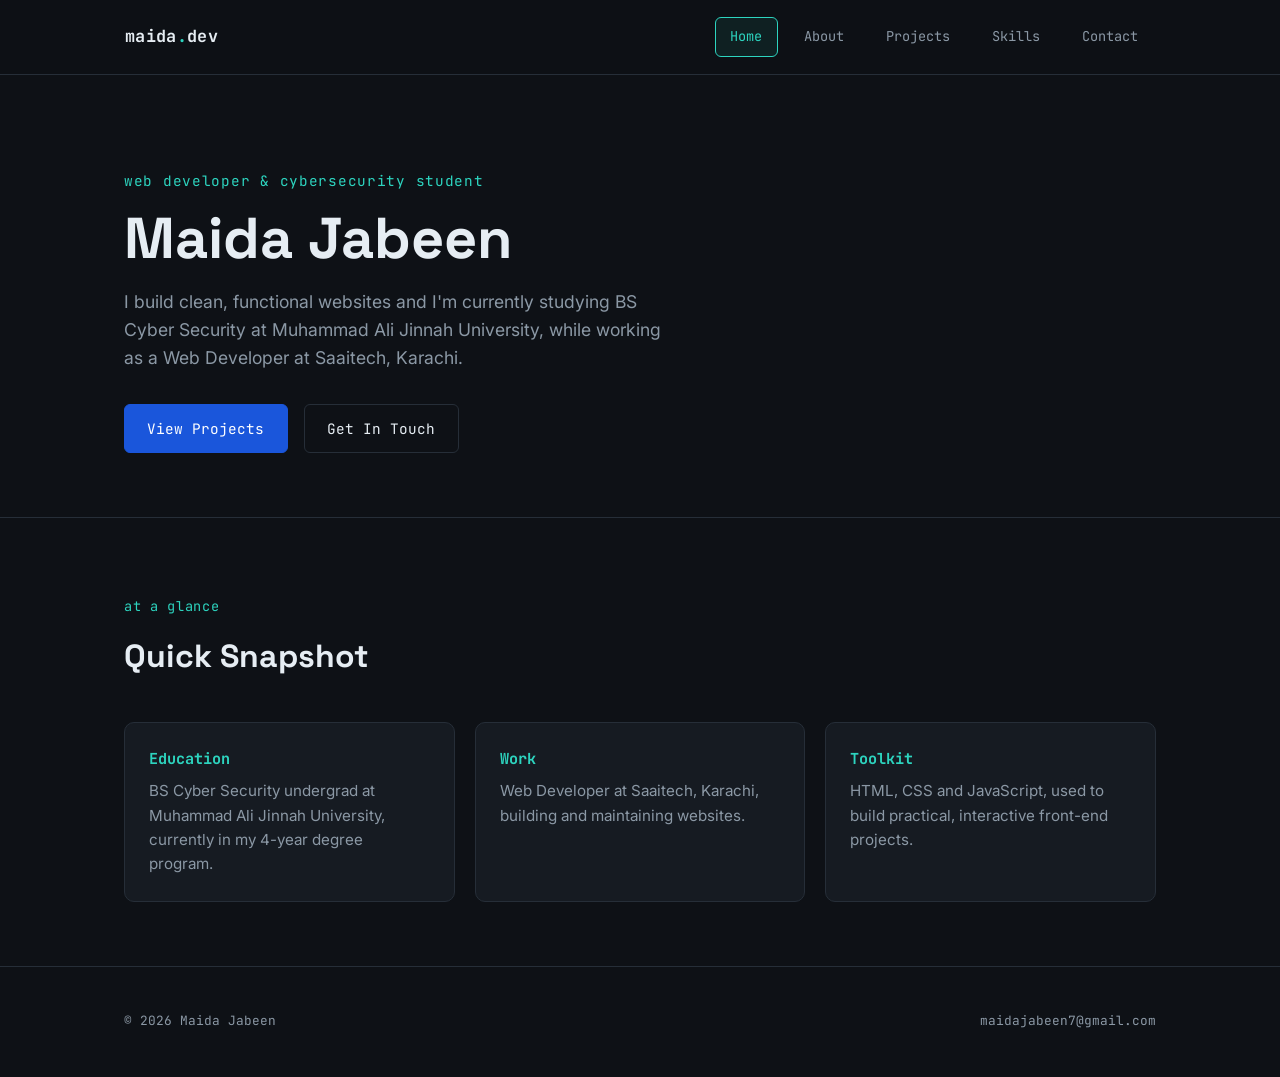
<file: index.html>
<!DOCTYPE html>
<html lang="en">
<head>
  <meta charset="UTF-8">
  <meta name="viewport" content="width=device-width, initial-scale=1.0">
  <title>Maida Jabeen | Portfolio</title>
  <link rel="preconnect" href="https://fonts.googleapis.com">
  <link href="https://fonts.googleapis.com/css2?family=Space+Grotesk:wght@500;700&family=Inter:wght@400;500&family=JetBrains+Mono:wght@400;700&display=swap" rel="stylesheet">
  <link rel="stylesheet" href="style.css">
</head>
<body>
  <header class="site-header">
    <div class="nav-bar">
      <a class="logo" href="index.html">maida<span>.</span>dev</a>
      <nav class="main-nav">
        <ul>
          <li><a href="index.html" class="active">Home</a></li>
          <li><a href="about.html">About</a></li>
          <li><a href="projects.html">Projects</a></li>
          <li><a href="skills.html">Skills</a></li>
          <li><a href="contact.html">Contact</a></li>
        </ul>
      </nav>
    </div>
  </header>

  <main>
    <section class="hero">
      <div class="wrap">
        <p class="eyebrow"> web developer &amp; cybersecurity student</p>
        <h1>Maida Jabeen</h1>
        <p class="lede">I build clean, functional websites and I'm currently studying BS Cyber Security at Muhammad Ali Jinnah University, while working as a Web Developer at Saaitech, Karachi.</p>
        <div class="cta-row">
          <a class="btn primary" href="projects.html">View Projects</a>
          <a class="btn ghost" href="contact.html">Get In Touch</a>
        </div>
      </div>
    </section>

    <section class="snapshot">
      <div class="wrap">
        <div class="section-head">
          <p class="tag"> at a glance</p>
          <h2>Quick Snapshot</h2>
        </div>
        <div class="snapshot-grid">
          <div class="snapshot-card">
            <h3>Education</h3>
            <p>BS Cyber Security undergrad at Muhammad Ali Jinnah University, currently in my 4-year degree program.</p>
          </div>
          <div class="snapshot-card">
            <h3>Work</h3>
            <p>Web Developer at Saaitech, Karachi, building and maintaining websites.</p>
          </div>
          <div class="snapshot-card">
            <h3>Toolkit</h3>
            <p>HTML, CSS and JavaScript, used to build practical, interactive front-end projects.</p>
          </div>
        </div>
      </div>
    </section>
  </main>

  <footer class="site-footer">
    <div class="wrap">
      <p>&copy; 2026 Maida Jabeen</p>
      <a href="mailto:maidajabeen7@gmail.com">maidajabeen7@gmail.com</a>
    </div>
  </footer>
</body>
</html>
</file>
<file: style.css>
:root {
  --bg: #0E1116;
  --surface: #161B22;
  --surface-alt: #1B222B;
  --line: #262E38;
  --text: #E6EDF3;
  --muted: #8B98A5;
  --blue: #1A56DB;
  --teal: #2DD4BF;
  --mono: 'JetBrains Mono', 'DejaVu Sans Mono', monospace;
  --display: 'Space Grotesk', 'Segoe UI', sans-serif;
  --body: 'Inter', 'Segoe UI', sans-serif;
}

* {
  box-sizing: border-box;
}

html {
  scroll-behavior: smooth;
}

body {
  margin: 0;
  background-color: var(--bg);
  color: var(--text);
  font-family: var(--body);
  line-height: 1.6;
}

a {
  color: inherit;
  text-decoration: none;
}

img {
  max-width: 100%;
  display: block;
}

.wrap {
  max-width: 1080px;
  margin: 0 auto;
  padding: 0 1.5rem;
}

header.site-header {
  position: sticky;
  top: 0;
  z-index: 10;
  background-color: rgba(14, 17, 22, 0.92);
  backdrop-filter: blur(6px);
  border-bottom: 1px solid var(--line);
}

.nav-bar {
  display: flex;
  align-items: center;
  justify-content: space-between;
  max-width: 1080px;
  margin: 0 auto;
  padding: 1rem 1.5rem;
  border: 1px solid transparent;
}

.logo {
  font-family: var(--mono);
  font-size: 1.05rem;
  font-weight: 700;
  letter-spacing: 0.02em;
  color: var(--text);
}

.logo span {
  color: var(--teal);
}

nav.main-nav ul {
  display: flex;
  gap: 0.5rem;
  list-style: none;
  margin: 0;
  padding: 0;
}

nav.main-nav a {
  display: inline-block;
  font-family: var(--mono);
  font-size: 0.85rem;
  color: var(--muted);
  padding: 0.5rem 0.9rem;
  border: 1px solid transparent;
  border-radius: 6px;
  margin: 0 0.1rem;
}

nav.main-nav a:hover {
  color: var(--text);
  border-color: var(--line);
}

nav.main-nav a.active {
  color: var(--teal);
  border-color: var(--teal);
  background-color: rgba(45, 212, 191, 0.08);
}

main {
  display: block;
}

.hero {
  padding: 5rem 0 4rem;
  border-bottom: 1px solid var(--line);
}

.hero .eyebrow {
  font-family: var(--mono);
  color: var(--teal);
  font-size: 0.9rem;
  letter-spacing: 0.05em;
}

.hero h1 {
  font-family: var(--display);
  font-size: clamp(2.2rem, 5vw, 3.6rem);
  margin: 0.6rem 0 1rem;
  line-height: 1.1;
}

.hero h1 .cursor {
  display: inline-block;
  width: 0.5ch;
  background-color: var(--teal);
  animation: blink 1s steps(1) infinite;
}

@keyframes blink {
  50% { opacity: 0; }
}

.hero p.lede {
  max-width: 540px;
  color: var(--muted);
  font-size: 1.1rem;
}

.cta-row {
  display: flex;
  gap: 1rem;
  margin-top: 2rem;
}

.btn {
  font-family: var(--mono);
  font-size: 0.9rem;
  padding: 0.75rem 1.4rem;
  border-radius: 6px;
  border: 1px solid var(--line);
}

.btn.primary {
  background-color: var(--blue);
  color: #fff;
  border-color: var(--blue);
}

.btn.ghost {
  color: var(--text);
}

section {
  padding: 4rem 0;
  border-bottom: 1px solid var(--line);
}

section:last-of-type {
  border-bottom: none;
}

.section-head {
  margin-bottom: 2.5rem;
}

.section-head .tag {
  font-family: var(--mono);
  color: var(--teal);
  font-size: 0.85rem;
  letter-spacing: 0.05em;
}

.section-head h2 {
  font-family: var(--display);
  font-size: 2rem;
  margin: 0.4rem 0 0;
}

.snapshot-grid {
  display: grid;
  grid-template-columns: repeat(3, 1fr);
  gap: 1.25rem;
}

.snapshot-card {
  background-color: var(--surface);
  border: 1px solid var(--line);
  border-radius: 10px;
  padding: 1.5rem;
}

.snapshot-card h3 {
  font-family: var(--mono);
  font-size: 0.95rem;
  color: var(--teal);
  margin: 0 0 0.5rem;
}

.snapshot-card p {
  color: var(--muted);
  margin: 0;
  font-size: 0.95rem;
}

.about-layout {
  display: grid;
  grid-template-columns: 220px 1fr;
  gap: 3rem;
  align-items: start;
}

.about-layout figure {
  margin: 0;
}

.about-layout figcaption {
  text-align: center;
  font-family: var(--mono);
  font-size: 0.8rem;
  color: var(--muted);
  margin-top: 0.8rem;
}

.profile-photo {
  border-radius: 12px;
  border: 1px solid var(--line);
}

.bio article h3 {
  font-family: var(--display);
  font-size: 1.3rem;
  margin: 0 0 0.6rem;
}

.bio article p {
  color: var(--muted);
}

aside.education {
  margin-top: 2.5rem;
  background-color: var(--surface);
  border: 1px solid var(--line);
  border-left: 3px solid var(--blue);
  border-radius: 8px;
  padding: 1.5rem 1.75rem;
}

aside.education h3 {
  font-family: var(--mono);
  font-size: 0.9rem;
  color: var(--teal);
  margin: 0 0 0.5rem;
}

aside.education p {
  margin: 0.2rem 0;
}

aside.education .role {
  color: var(--muted);
}

.project-grid {
  display: grid;
  grid-template-columns: repeat(2, 1fr);
  gap: 1.75rem;
}

.project-card {
  background-color: var(--surface);
  border: 1px solid var(--line);
  border-radius: 10px;
  overflow: hidden;
}

.project-card img {
  border-bottom: 1px solid var(--line);
}

.project-card .project-body {
  padding: 1.5rem;
}

.project-card h3 {
  font-family: var(--display);
  font-size: 1.25rem;
  margin: 0 0 0.5rem;
}

.project-card p {
  color: var(--muted);
  font-size: 0.95rem;
  margin: 0 0 1rem;
}

.tag-row {
  display: flex;
  gap: 0.5rem;
  flex-wrap: wrap;
}

.tag-row span {
  font-family: var(--mono);
  font-size: 0.75rem;
  color: var(--teal);
  border: 1px solid var(--line);
  border-radius: 4px;
  padding: 0.2rem 0.55rem;
}

.skills-grid {
  display: grid;
  grid-template-columns: repeat(3, 1fr);
  gap: 1.5rem;
}

.skill-card {
  background-color: var(--surface);
  border: 1px solid var(--line);
  border-radius: 10px;
  padding: 1.75rem;
}

.skill-card .skill-top {
  display: flex;
  justify-content: space-between;
  align-items: baseline;
  margin-bottom: 0.9rem;
}

.skill-card h3 {
  font-family: var(--display);
  font-size: 1.15rem;
  margin: 0;
}

.skill-card .level {
  font-family: var(--mono);
  font-size: 0.8rem;
  color: var(--muted);
}

.meter {
  height: 6px;
  background-color: var(--bg);
  border: 1px solid var(--line);
  border-radius: 4px;
  overflow: hidden;
}

.meter span {
  display: block;
  height: 100%;
  background-color: var(--blue);
}

.skill-card p {
  color: var(--muted);
  font-size: 0.9rem;
  margin: 1rem 0 0;
}

.contact-layout {
  display: grid;
  grid-template-columns: 1fr 1fr;
  gap: 3rem;
}

.contact-info p {
  color: var(--muted);
}

.contact-info ul {
  list-style: none;
  padding: 0;
  margin: 2rem 0 0;
}

.contact-info li {
  font-family: var(--mono);
  font-size: 0.9rem;
  padding: 0.7rem 0;
  border-top: 1px solid var(--line);
}

.contact-info li:first-child {
  border-top: none;
}

.contact-info li span {
  color: var(--muted);
  display: inline-block;
  width: 90px;
}

.contact-layout .contact {
  padding: 0;
  border-bottom: none;
}

.contact-layout .contact h2 {
  font-family: var(--display);
  font-size: 1.4rem;
  margin: 0 0 1rem;
}

.contact form {
  display: flex;
  flex-direction: column;
  max-width: 600px;
  margin: 0 auto;
  gap: 0.8rem;
  background-color: var(--surface);
  border: 1px solid var(--line);
  border-radius: 10px;
  padding: 2rem;
}

.contact label {
  font-family: var(--mono);
  font-size: 0.8rem;
  color: var(--muted);
}

input, textarea {
  padding: 0.7rem;
  border: 1px solid #CCCCCC;
  border-radius: 4px;
  font-size: 1rem;
  background-color: var(--bg);
  color: var(--text);
  font-family: var(--body);
  border-color: var(--line);
}

input:focus, textarea:focus {
  border-color: #1A56DB;
  outline: none;
}

.contact button {
  font-family: var(--mono);
  font-size: 0.9rem;
  padding: 0.8rem 1.4rem;
  border-radius: 6px;
  border: 1px solid var(--blue);
  background-color: var(--blue);
  color: #fff;
  margin-top: 0.4rem;
  cursor: pointer;
}

footer.site-footer {
  border-top: 1px solid var(--line);
  padding: 2rem 0;
}

footer.site-footer .wrap {
  display: flex;
  justify-content: space-between;
  align-items: center;
  font-family: var(--mono);
  font-size: 0.8rem;
  color: var(--muted);
}

footer.site-footer a {
  color: var(--muted);
}

footer.site-footer a:hover {
  color: var(--teal);
}

@media (max-width: 760px) {
  .nav-bar {
    flex-direction: column;
    gap: 0.8rem;
  }

  nav.main-nav ul {
    flex-wrap: wrap;
    justify-content: center;
  }

  .snapshot-grid,
  .skills-grid,
  .project-grid {
    grid-template-columns: 1fr;
  }

  .about-layout,
  .contact-layout {
    grid-template-columns: 1fr;
  }

  footer.site-footer .wrap {
    flex-direction: column;
    gap: 0.5rem;
  }
}
</file>
